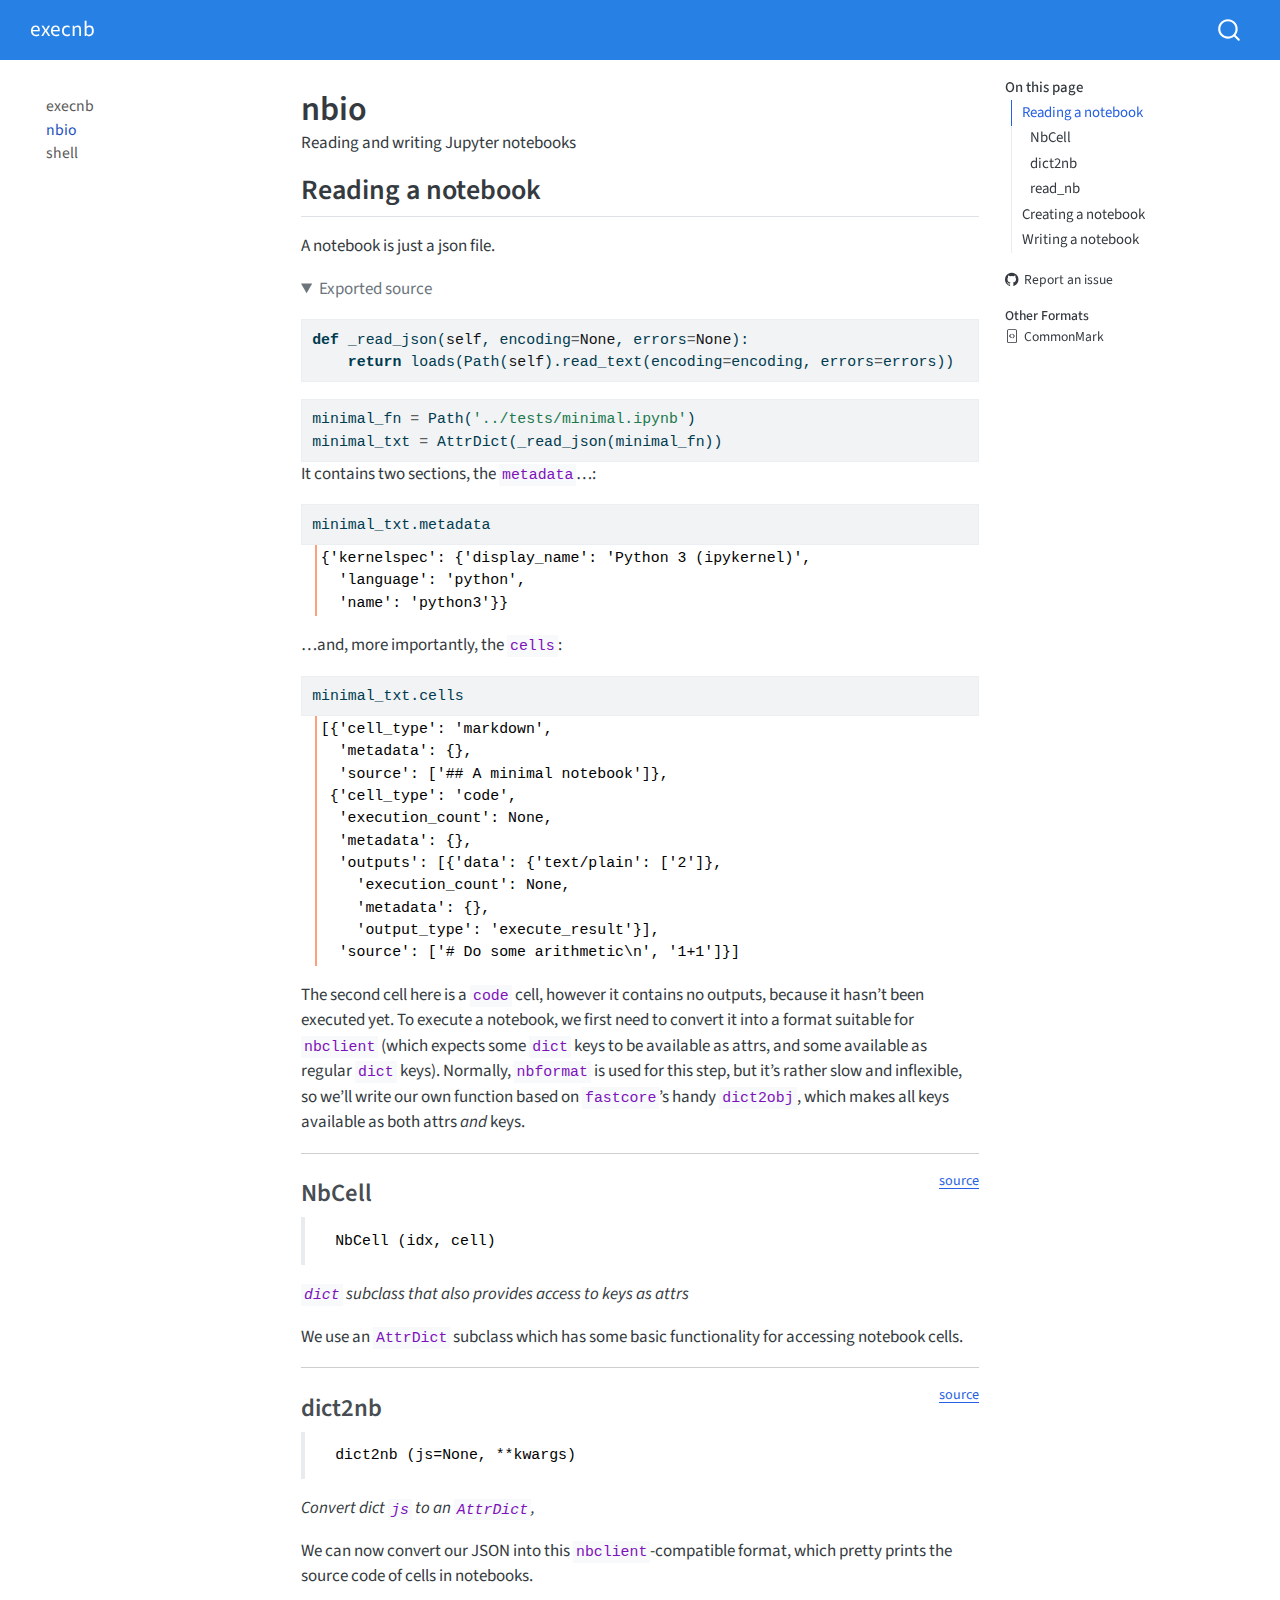
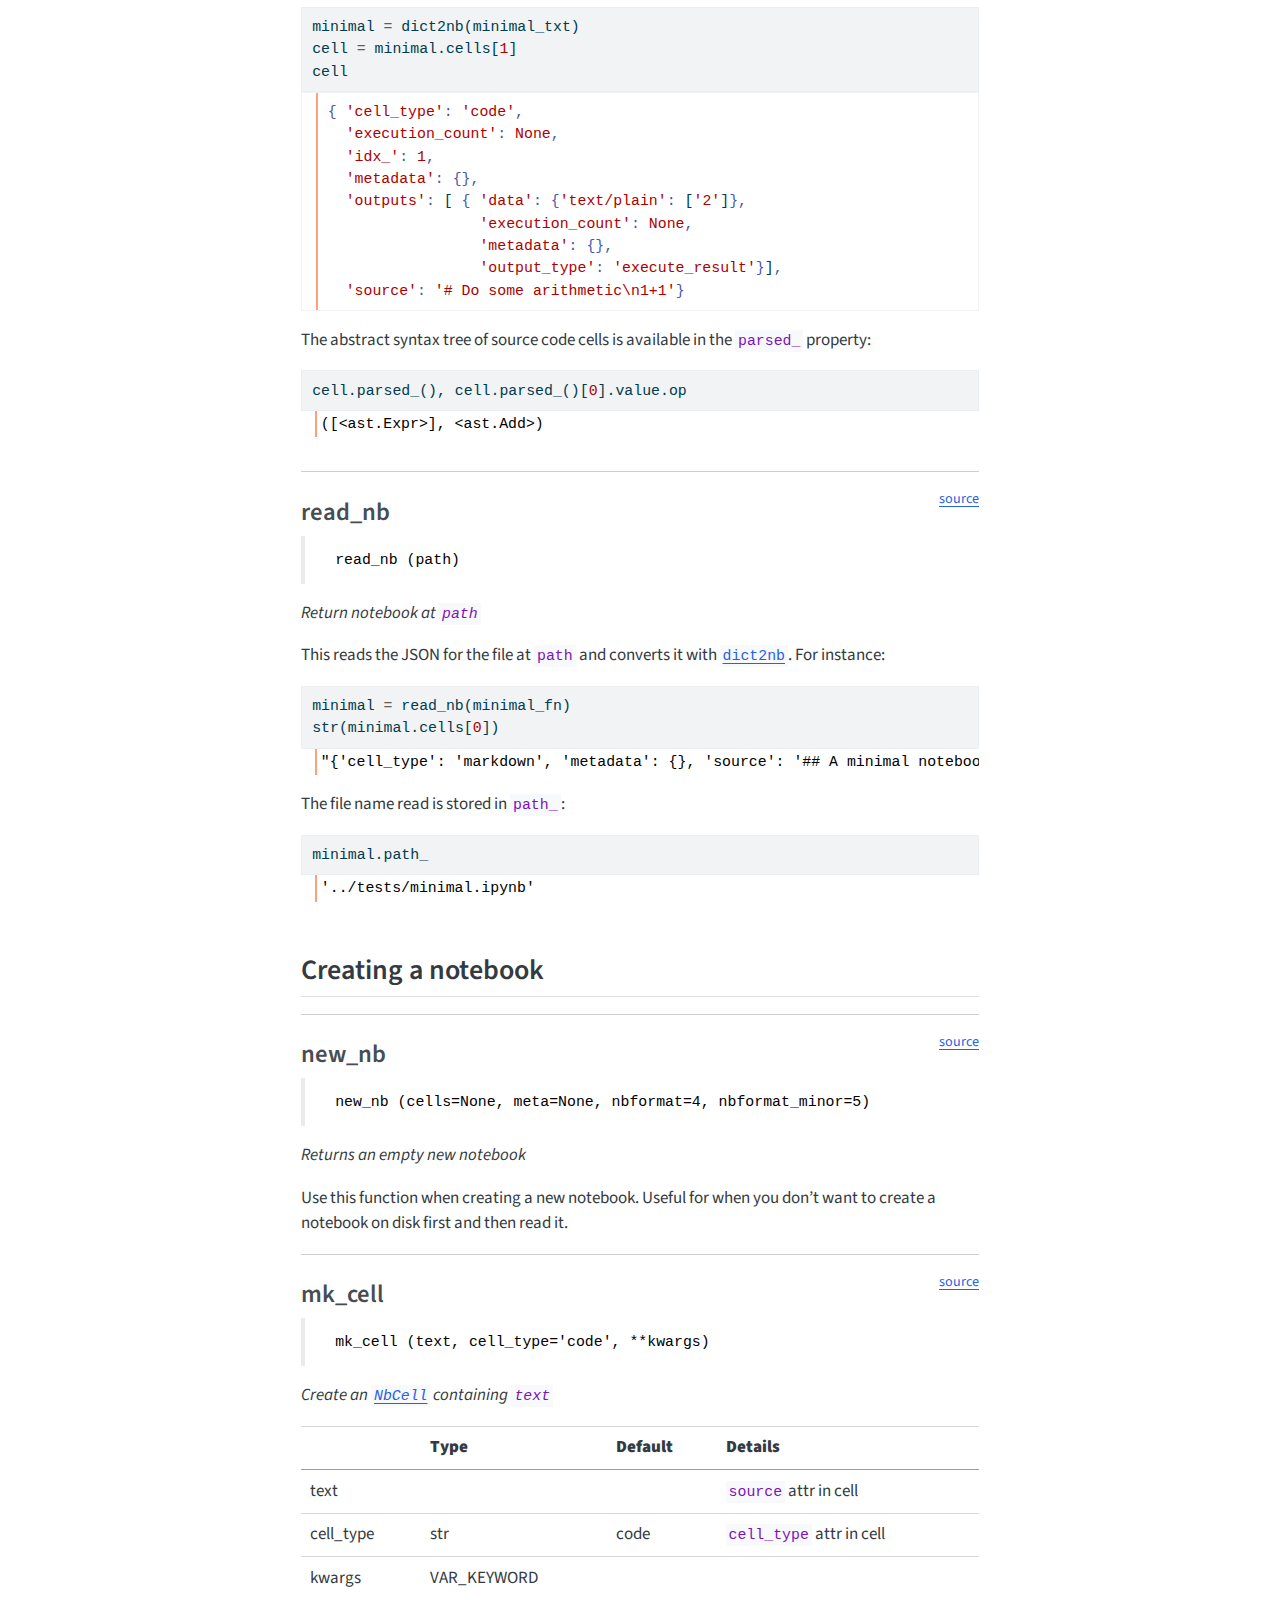
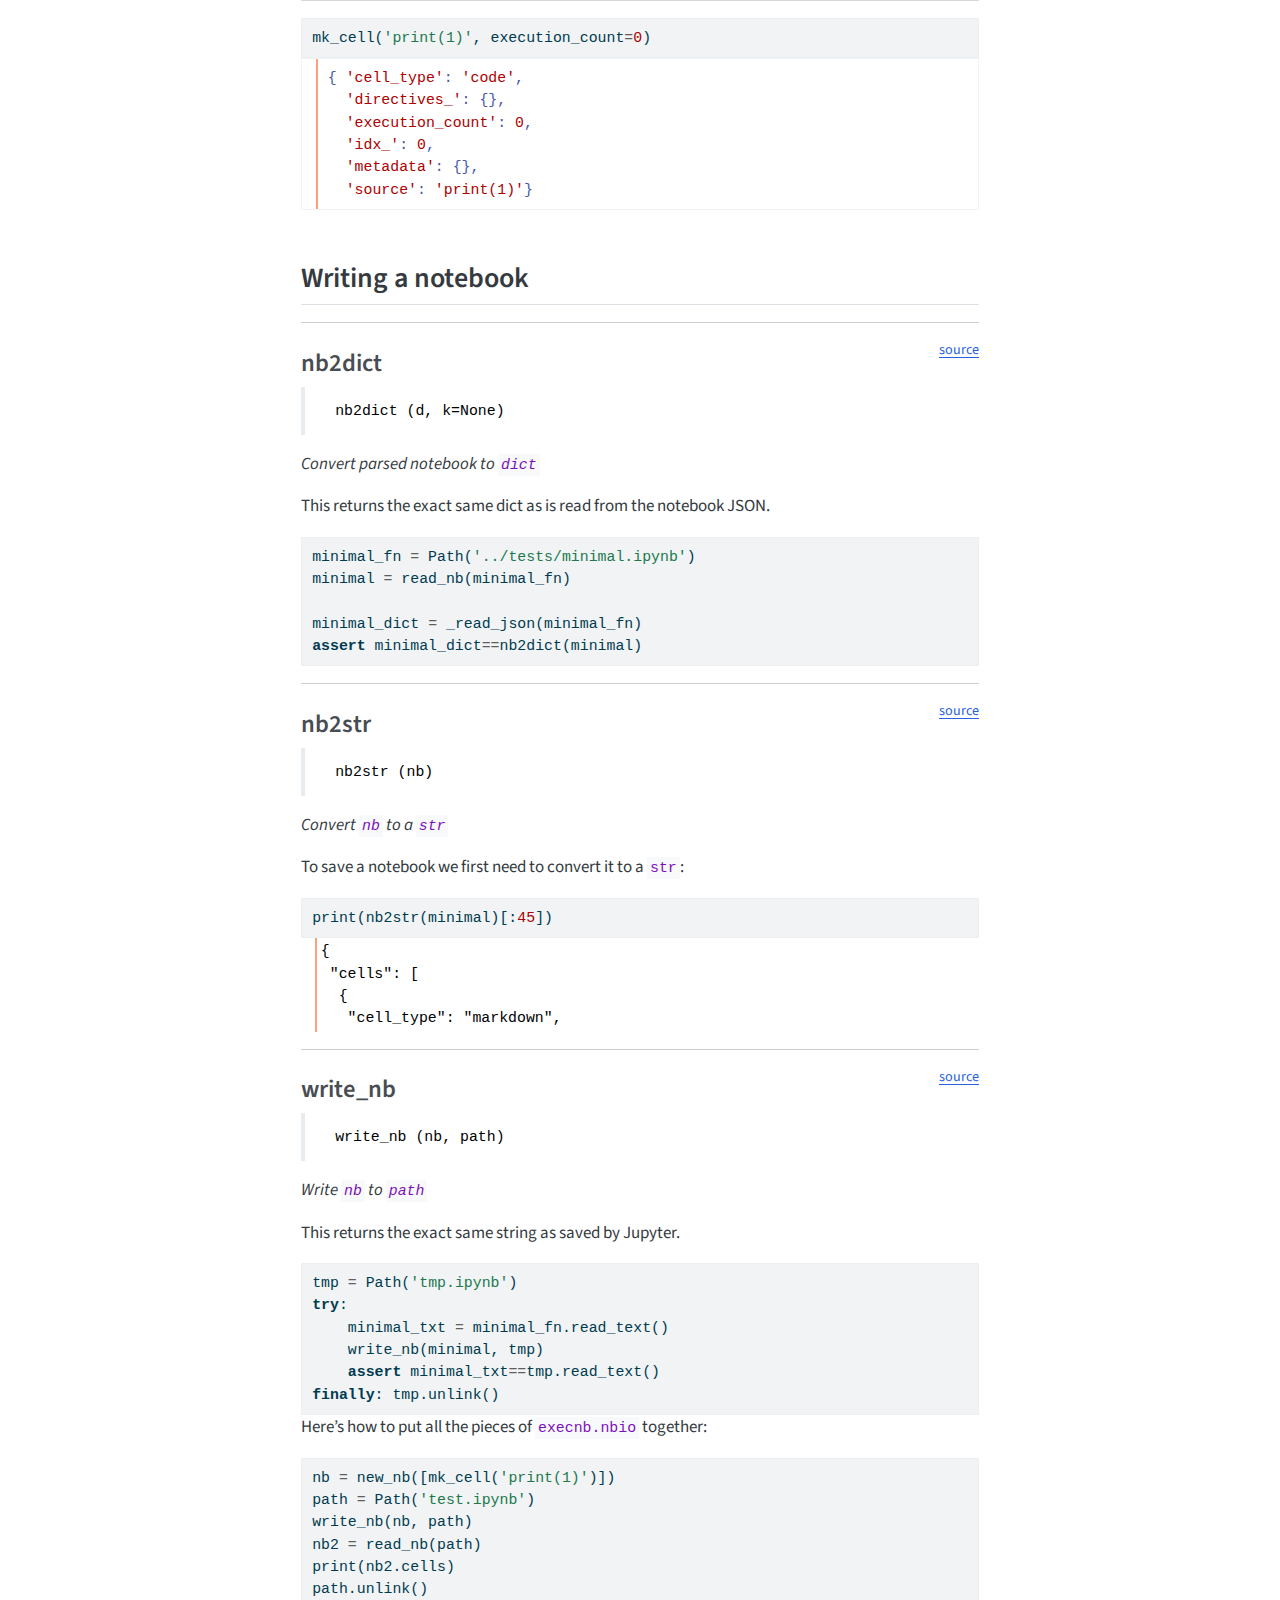
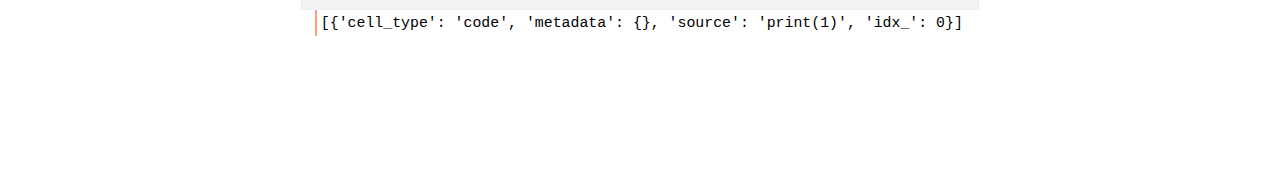
<file: nbio.html>
<!DOCTYPE html>
<html xmlns="http://www.w3.org/1999/xhtml" lang="en" xml:lang="en"><head>

<meta charset="utf-8">
<meta name="generator" content="quarto-1.7.21">

<meta name="viewport" content="width=device-width, initial-scale=1.0, user-scalable=yes">

<meta name="description" content="Reading and writing Jupyter notebooks">

<title>nbio – execnb</title>
<style>
code{white-space: pre-wrap;}
span.smallcaps{font-variant: small-caps;}
div.columns{display: flex; gap: min(4vw, 1.5em);}
div.column{flex: auto; overflow-x: auto;}
div.hanging-indent{margin-left: 1.5em; text-indent: -1.5em;}
ul.task-list{list-style: none;}
ul.task-list li input[type="checkbox"] {
  width: 0.8em;
  margin: 0 0.8em 0.2em -1em; /* quarto-specific, see https://github.com/quarto-dev/quarto-cli/issues/4556 */ 
  vertical-align: middle;
}
/* CSS for syntax highlighting */
html { -webkit-text-size-adjust: 100%; }
pre > code.sourceCode { white-space: pre; position: relative; }
pre > code.sourceCode > span { display: inline-block; line-height: 1.25; }
pre > code.sourceCode > span:empty { height: 1.2em; }
.sourceCode { overflow: visible; }
code.sourceCode > span { color: inherit; text-decoration: inherit; }
div.sourceCode { margin: 1em 0; }
pre.sourceCode { margin: 0; }
@media screen {
div.sourceCode { overflow: auto; }
}
@media print {
pre > code.sourceCode { white-space: pre-wrap; }
pre > code.sourceCode > span { text-indent: -5em; padding-left: 5em; }
}
pre.numberSource code
  { counter-reset: source-line 0; }
pre.numberSource code > span
  { position: relative; left: -4em; counter-increment: source-line; }
pre.numberSource code > span > a:first-child::before
  { content: counter(source-line);
    position: relative; left: -1em; text-align: right; vertical-align: baseline;
    border: none; display: inline-block;
    -webkit-touch-callout: none; -webkit-user-select: none;
    -khtml-user-select: none; -moz-user-select: none;
    -ms-user-select: none; user-select: none;
    padding: 0 4px; width: 4em;
  }
pre.numberSource { margin-left: 3em;  padding-left: 4px; }
div.sourceCode
  {   }
@media screen {
pre > code.sourceCode > span > a:first-child::before { text-decoration: underline; }
}
</style>


<script src="site_libs/quarto-nav/quarto-nav.js"></script>
<script src="site_libs/quarto-nav/headroom.min.js"></script>
<script src="site_libs/clipboard/clipboard.min.js"></script>
<script src="site_libs/quarto-search/autocomplete.umd.js"></script>
<script src="site_libs/quarto-search/fuse.min.js"></script>
<script src="site_libs/quarto-search/quarto-search.js"></script>
<meta name="quarto:offset" content="./">
<script src="site_libs/quarto-html/quarto.js" type="module"></script>
<script src="site_libs/quarto-html/tabsets/tabsets.js" type="module"></script>
<script src="site_libs/quarto-html/popper.min.js"></script>
<script src="site_libs/quarto-html/tippy.umd.min.js"></script>
<script src="site_libs/quarto-html/anchor.min.js"></script>
<link href="site_libs/quarto-html/tippy.css" rel="stylesheet">
<link href="site_libs/quarto-html/quarto-syntax-highlighting-b2bd955b7378b94aa8c2ba4fafa553c9.css" rel="stylesheet" id="quarto-text-highlighting-styles">
<script src="site_libs/bootstrap/bootstrap.min.js"></script>
<link href="site_libs/bootstrap/bootstrap-icons.css" rel="stylesheet">
<link href="site_libs/bootstrap/bootstrap-88f08f975cc1bbeb764ca6c75d7c3248.min.css" rel="stylesheet" append-hash="true" id="quarto-bootstrap" data-mode="light">
<script id="quarto-search-options" type="application/json">{
  "location": "navbar",
  "copy-button": false,
  "collapse-after": 3,
  "panel-placement": "end",
  "type": "overlay",
  "limit": 50,
  "keyboard-shortcut": [
    "f",
    "/",
    "s"
  ],
  "show-item-context": false,
  "language": {
    "search-no-results-text": "No results",
    "search-matching-documents-text": "matching documents",
    "search-copy-link-title": "Copy link to search",
    "search-hide-matches-text": "Hide additional matches",
    "search-more-match-text": "more match in this document",
    "search-more-matches-text": "more matches in this document",
    "search-clear-button-title": "Clear",
    "search-text-placeholder": "",
    "search-detached-cancel-button-title": "Cancel",
    "search-submit-button-title": "Submit",
    "search-label": "Search"
  }
}</script>


<link rel="stylesheet" href="styles.css">
<meta property="og:title" content="nbio – execnb">
<meta property="og:description" content="Reading and writing Jupyter notebooks">
<meta property="og:site_name" content="execnb">
<meta name="twitter:title" content="nbio – execnb">
<meta name="twitter:description" content="Reading and writing Jupyter notebooks">
<meta name="twitter:card" content="summary">
</head>

<body class="nav-sidebar floating nav-fixed quarto-light">

<div id="quarto-search-results"></div>
  <header id="quarto-header" class="headroom fixed-top">
    <nav class="navbar navbar-expand-lg " data-bs-theme="dark">
      <div class="navbar-container container-fluid">
      <div class="navbar-brand-container mx-auto">
    <a class="navbar-brand" href="./index.html">
    <span class="navbar-title">execnb</span>
    </a>
  </div>
        <div class="quarto-navbar-tools tools-end">
</div>
          <div id="quarto-search" class="" title="Search"></div>
      </div> <!-- /container-fluid -->
    </nav>
  <nav class="quarto-secondary-nav">
    <div class="container-fluid d-flex">
      <button type="button" class="quarto-btn-toggle btn" data-bs-toggle="collapse" role="button" data-bs-target=".quarto-sidebar-collapse-item" aria-controls="quarto-sidebar" aria-expanded="false" aria-label="Toggle sidebar navigation" onclick="if (window.quartoToggleHeadroom) { window.quartoToggleHeadroom(); }">
        <i class="bi bi-layout-text-sidebar-reverse"></i>
      </button>
        <nav class="quarto-page-breadcrumbs" aria-label="breadcrumb"><ol class="breadcrumb"><li class="breadcrumb-item"><a href="./nbio.html">nbio</a></li></ol></nav>
        <a class="flex-grow-1" role="navigation" data-bs-toggle="collapse" data-bs-target=".quarto-sidebar-collapse-item" aria-controls="quarto-sidebar" aria-expanded="false" aria-label="Toggle sidebar navigation" onclick="if (window.quartoToggleHeadroom) { window.quartoToggleHeadroom(); }">      
        </a>
    </div>
  </nav>
</header>
<!-- content -->
<div id="quarto-content" class="quarto-container page-columns page-rows-contents page-layout-article page-navbar">
<!-- sidebar -->
  <nav id="quarto-sidebar" class="sidebar collapse collapse-horizontal quarto-sidebar-collapse-item sidebar-navigation floating overflow-auto">
    <div class="sidebar-menu-container"> 
    <ul class="list-unstyled mt-1">
        <li class="sidebar-item">
  <div class="sidebar-item-container"> 
  <a href="./index.html" class="sidebar-item-text sidebar-link">
 <span class="menu-text">execnb</span></a>
  </div>
</li>
        <li class="sidebar-item">
  <div class="sidebar-item-container"> 
  <a href="./nbio.html" class="sidebar-item-text sidebar-link active">
 <span class="menu-text">nbio</span></a>
  </div>
</li>
        <li class="sidebar-item">
  <div class="sidebar-item-container"> 
  <a href="./shell.html" class="sidebar-item-text sidebar-link">
 <span class="menu-text">shell</span></a>
  </div>
</li>
    </ul>
    </div>
</nav>
<div id="quarto-sidebar-glass" class="quarto-sidebar-collapse-item" data-bs-toggle="collapse" data-bs-target=".quarto-sidebar-collapse-item"></div>
<!-- margin-sidebar -->
    <div id="quarto-margin-sidebar" class="sidebar margin-sidebar">
        <nav id="TOC" role="doc-toc" class="toc-active">
    <h2 id="toc-title">On this page</h2>
   
  <ul>
  <li><a href="#reading-a-notebook" id="toc-reading-a-notebook" class="nav-link active" data-scroll-target="#reading-a-notebook">Reading a notebook</a>
  <ul class="collapse">
  <li><a href="#nbcell" id="toc-nbcell" class="nav-link" data-scroll-target="#nbcell">NbCell</a></li>
  <li><a href="#dict2nb" id="toc-dict2nb" class="nav-link" data-scroll-target="#dict2nb">dict2nb</a></li>
  <li><a href="#read_nb" id="toc-read_nb" class="nav-link" data-scroll-target="#read_nb">read_nb</a></li>
  </ul></li>
  <li><a href="#creating-a-notebook" id="toc-creating-a-notebook" class="nav-link" data-scroll-target="#creating-a-notebook">Creating a notebook</a>
  <ul class="collapse">
  <li><a href="#new_nb" id="toc-new_nb" class="nav-link" data-scroll-target="#new_nb">new_nb</a></li>
  <li><a href="#mk_cell" id="toc-mk_cell" class="nav-link" data-scroll-target="#mk_cell">mk_cell</a></li>
  </ul></li>
  <li><a href="#writing-a-notebook" id="toc-writing-a-notebook" class="nav-link" data-scroll-target="#writing-a-notebook">Writing a notebook</a>
  <ul class="collapse">
  <li><a href="#nb2dict" id="toc-nb2dict" class="nav-link" data-scroll-target="#nb2dict">nb2dict</a></li>
  <li><a href="#nb2str" id="toc-nb2str" class="nav-link" data-scroll-target="#nb2str">nb2str</a></li>
  <li><a href="#write_nb" id="toc-write_nb" class="nav-link" data-scroll-target="#write_nb">write_nb</a></li>
  </ul></li>
  </ul>
<div class="toc-actions"><ul><li><a href="https://github.com/AnswerDotAI/execnb/issues/new" class="toc-action"><i class="bi bi-github"></i>Report an issue</a></li></ul></div><div class="quarto-alternate-formats"><h2>Other Formats</h2><ul><li><a href="nbio.html.md"><i class="bi bi-file-code"></i>CommonMark</a></li></ul></div></nav>
    </div>
<!-- main -->
<main class="content" id="quarto-document-content">

<header id="title-block-header" class="quarto-title-block default">
<div class="quarto-title">
<h1 class="title">nbio</h1>
</div>

<div>
  <div class="description">
    Reading and writing Jupyter notebooks
  </div>
</div>


<div class="quarto-title-meta">

    
  
    
  </div>
  


</header>


<!-- WARNING: THIS FILE WAS AUTOGENERATED! DO NOT EDIT! -->
<section id="reading-a-notebook" class="level2">
<h2 class="anchored" data-anchor-id="reading-a-notebook">Reading a notebook</h2>
<p>A notebook is just a json file.</p>
<div id="cell-4" class="cell">
<details open="" class="code-fold">
<summary>Exported source</summary>
<div class="sourceCode cell-code" id="cb1"><pre class="sourceCode python code-with-copy"><code class="sourceCode python"><span id="cb1-1"><a href="#cb1-1" aria-hidden="true" tabindex="-1"></a><span class="kw">def</span> _read_json(<span class="va">self</span>, encoding<span class="op">=</span><span class="va">None</span>, errors<span class="op">=</span><span class="va">None</span>):</span>
<span id="cb1-2"><a href="#cb1-2" aria-hidden="true" tabindex="-1"></a>    <span class="cf">return</span> loads(Path(<span class="va">self</span>).read_text(encoding<span class="op">=</span>encoding, errors<span class="op">=</span>errors))</span></code><button title="Copy to Clipboard" class="code-copy-button"><i class="bi"></i></button></pre></div>
</details>
</div>
<div id="cell-5" class="cell">
<div class="sourceCode cell-code" id="cb2"><pre class="sourceCode python code-with-copy"><code class="sourceCode python"><span id="cb2-1"><a href="#cb2-1" aria-hidden="true" tabindex="-1"></a>minimal_fn <span class="op">=</span> Path(<span class="st">'../tests/minimal.ipynb'</span>)</span>
<span id="cb2-2"><a href="#cb2-2" aria-hidden="true" tabindex="-1"></a>minimal_txt <span class="op">=</span> AttrDict(_read_json(minimal_fn))</span></code><button title="Copy to Clipboard" class="code-copy-button"><i class="bi"></i></button></pre></div>
</div>
<p>It contains two sections, the <code>metadata</code>…:</p>
<div id="cell-7" class="cell">
<div class="sourceCode cell-code" id="cb3"><pre class="sourceCode python code-with-copy"><code class="sourceCode python"><span id="cb3-1"><a href="#cb3-1" aria-hidden="true" tabindex="-1"></a>minimal_txt.metadata</span></code><button title="Copy to Clipboard" class="code-copy-button"><i class="bi"></i></button></pre></div>
<div class="cell-output cell-output-display">
<pre><code>{'kernelspec': {'display_name': 'Python 3 (ipykernel)',
  'language': 'python',
  'name': 'python3'}}</code></pre>
</div>
</div>
<p>…and, more importantly, the <code>cells</code>:</p>
<div id="cell-9" class="cell">
<div class="sourceCode cell-code" id="cb5"><pre class="sourceCode python code-with-copy"><code class="sourceCode python"><span id="cb5-1"><a href="#cb5-1" aria-hidden="true" tabindex="-1"></a>minimal_txt.cells</span></code><button title="Copy to Clipboard" class="code-copy-button"><i class="bi"></i></button></pre></div>
<div class="cell-output cell-output-display">
<pre><code>[{'cell_type': 'markdown',
  'metadata': {},
  'source': ['## A minimal notebook']},
 {'cell_type': 'code',
  'execution_count': None,
  'metadata': {},
  'outputs': [{'data': {'text/plain': ['2']},
    'execution_count': None,
    'metadata': {},
    'output_type': 'execute_result'}],
  'source': ['# Do some arithmetic\n', '1+1']}]</code></pre>
</div>
</div>
<p>The second cell here is a <code>code</code> cell, however it contains no outputs, because it hasn’t been executed yet. To execute a notebook, we first need to convert it into a format suitable for <code>nbclient</code> (which expects some <code>dict</code> keys to be available as attrs, and some available as regular <code>dict</code> keys). Normally, <code>nbformat</code> is used for this step, but it’s rather slow and inflexible, so we’ll write our own function based on <code>fastcore</code>’s handy <code>dict2obj</code>, which makes all keys available as both attrs <em>and</em> keys.</p>
<hr>
<p><a href="https://github.com/AnswerDotAI/execnb/blob/main/execnb/nbio.py#L21" target="_blank" style="float:right; font-size:smaller">source</a></p>
<section id="nbcell" class="level3">
<h3 class="anchored" data-anchor-id="nbcell">NbCell</h3>
<blockquote class="blockquote">
<pre><code> NbCell (idx, cell)</code></pre>
</blockquote>
<p><em><code>dict</code> subclass that also provides access to keys as attrs</em></p>
<p>We use an <code>AttrDict</code> subclass which has some basic functionality for accessing notebook cells.</p>
<hr>
<p><a href="https://github.com/AnswerDotAI/execnb/blob/main/execnb/nbio.py#L50" target="_blank" style="float:right; font-size:smaller">source</a></p>
</section>
<section id="dict2nb" class="level3">
<h3 class="anchored" data-anchor-id="dict2nb">dict2nb</h3>
<blockquote class="blockquote">
<pre><code> dict2nb (js=None, **kwargs)</code></pre>
</blockquote>
<p><em>Convert dict <code>js</code> to an <code>AttrDict</code>,</em></p>
<p>We can now convert our JSON into this <code>nbclient</code>-compatible format, which pretty prints the source code of cells in notebooks.</p>
<div id="cell-15" class="cell">
<div class="sourceCode cell-code" id="cb9"><pre class="sourceCode python code-with-copy"><code class="sourceCode python"><span id="cb9-1"><a href="#cb9-1" aria-hidden="true" tabindex="-1"></a>minimal <span class="op">=</span> dict2nb(minimal_txt)</span>
<span id="cb9-2"><a href="#cb9-2" aria-hidden="true" tabindex="-1"></a>cell <span class="op">=</span> minimal.cells[<span class="dv">1</span>]</span>
<span id="cb9-3"><a href="#cb9-3" aria-hidden="true" tabindex="-1"></a>cell</span></code><button title="Copy to Clipboard" class="code-copy-button"><i class="bi"></i></button></pre></div>
<div class="cell-output cell-output-display cell-output-markdown">
<div class="sourceCode" id="cb10"><pre class="sourceCode json code-with-copy"><code class="sourceCode json"><span id="cb10-1"><a href="#cb10-1" aria-hidden="true" tabindex="-1"></a><span class="fu">{</span> <span class="er">'cell_type'</span><span class="fu">:</span> <span class="er">'code'</span><span class="fu">,</span></span>
<span id="cb10-2"><a href="#cb10-2" aria-hidden="true" tabindex="-1"></a>  <span class="er">'execution_count'</span><span class="fu">:</span> <span class="er">None</span><span class="fu">,</span></span>
<span id="cb10-3"><a href="#cb10-3" aria-hidden="true" tabindex="-1"></a>  <span class="er">'idx_'</span><span class="fu">:</span> <span class="dv">1</span><span class="fu">,</span></span>
<span id="cb10-4"><a href="#cb10-4" aria-hidden="true" tabindex="-1"></a>  <span class="er">'metadata'</span><span class="fu">:</span> <span class="fu">{},</span></span>
<span id="cb10-5"><a href="#cb10-5" aria-hidden="true" tabindex="-1"></a>  <span class="er">'outputs'</span><span class="fu">:</span> <span class="ot">[</span> <span class="fu">{</span> <span class="er">'data'</span><span class="fu">:</span> <span class="fu">{</span><span class="er">'text/plain'</span><span class="fu">:</span> <span class="ot">[</span><span class="er">'</span><span class="dv">2</span><span class="er">'</span><span class="ot">]</span><span class="fu">},</span></span>
<span id="cb10-6"><a href="#cb10-6" aria-hidden="true" tabindex="-1"></a>                 <span class="er">'execution_count'</span><span class="fu">:</span> <span class="er">None</span><span class="fu">,</span></span>
<span id="cb10-7"><a href="#cb10-7" aria-hidden="true" tabindex="-1"></a>                 <span class="er">'metadata'</span><span class="fu">:</span> <span class="fu">{},</span></span>
<span id="cb10-8"><a href="#cb10-8" aria-hidden="true" tabindex="-1"></a>                 <span class="er">'output_type'</span><span class="fu">:</span> <span class="er">'execute_result'</span><span class="fu">}</span><span class="ot">]</span><span class="fu">,</span></span>
<span id="cb10-9"><a href="#cb10-9" aria-hidden="true" tabindex="-1"></a>  <span class="er">'source'</span><span class="fu">:</span> <span class="er">'#</span> <span class="er">Do</span> <span class="er">some</span> <span class="er">arithmetic\n1+</span><span class="dv">1</span><span class="er">'</span><span class="fu">}</span></span></code><button title="Copy to Clipboard" class="code-copy-button"><i class="bi"></i></button></pre></div>
</div>
</div>
<p>The abstract syntax tree of source code cells is available in the <code>parsed_</code> property:</p>
<div id="cell-17" class="cell">
<div class="sourceCode cell-code" id="cb11"><pre class="sourceCode python code-with-copy"><code class="sourceCode python"><span id="cb11-1"><a href="#cb11-1" aria-hidden="true" tabindex="-1"></a>cell.parsed_(), cell.parsed_()[<span class="dv">0</span>].value.op</span></code><button title="Copy to Clipboard" class="code-copy-button"><i class="bi"></i></button></pre></div>
<div class="cell-output cell-output-display">
<pre><code>([&lt;ast.Expr&gt;], &lt;ast.Add&gt;)</code></pre>
</div>
</div>
<hr>
<p><a href="https://github.com/AnswerDotAI/execnb/blob/main/execnb/nbio.py#L57" target="_blank" style="float:right; font-size:smaller">source</a></p>
</section>
<section id="read_nb" class="level3">
<h3 class="anchored" data-anchor-id="read_nb">read_nb</h3>
<blockquote class="blockquote">
<pre><code> read_nb (path)</code></pre>
</blockquote>
<p><em>Return notebook at <code>path</code></em></p>
<p>This reads the JSON for the file at <code>path</code> and converts it with <a href="https://AnswerDotAI.github.io/execnb/nbio.html#dict2nb"><code>dict2nb</code></a>. For instance:</p>
<div id="cell-20" class="cell">
<div class="sourceCode cell-code" id="cb14"><pre class="sourceCode python code-with-copy"><code class="sourceCode python"><span id="cb14-1"><a href="#cb14-1" aria-hidden="true" tabindex="-1"></a>minimal <span class="op">=</span> read_nb(minimal_fn)</span>
<span id="cb14-2"><a href="#cb14-2" aria-hidden="true" tabindex="-1"></a><span class="bu">str</span>(minimal.cells[<span class="dv">0</span>])</span></code><button title="Copy to Clipboard" class="code-copy-button"><i class="bi"></i></button></pre></div>
<div class="cell-output cell-output-display">
<pre><code>"{'cell_type': 'markdown', 'metadata': {}, 'source': '## A minimal notebook', 'idx_': 0}"</code></pre>
</div>
</div>
<p>The file name read is stored in <code>path_</code>:</p>
<div id="cell-22" class="cell">
<div class="sourceCode cell-code" id="cb16"><pre class="sourceCode python code-with-copy"><code class="sourceCode python"><span id="cb16-1"><a href="#cb16-1" aria-hidden="true" tabindex="-1"></a>minimal.path_</span></code><button title="Copy to Clipboard" class="code-copy-button"><i class="bi"></i></button></pre></div>
<div class="cell-output cell-output-display">
<pre><code>'../tests/minimal.ipynb'</code></pre>
</div>
</div>
</section>
</section>
<section id="creating-a-notebook" class="level2">
<h2 class="anchored" data-anchor-id="creating-a-notebook">Creating a notebook</h2>
<hr>
<p><a href="https://github.com/AnswerDotAI/execnb/blob/main/execnb/nbio.py#L64" target="_blank" style="float:right; font-size:smaller">source</a></p>
<section id="new_nb" class="level3">
<h3 class="anchored" data-anchor-id="new_nb">new_nb</h3>
<blockquote class="blockquote">
<pre><code> new_nb (cells=None, meta=None, nbformat=4, nbformat_minor=5)</code></pre>
</blockquote>
<p><em>Returns an empty new notebook</em></p>
<p>Use this function when creating a new notebook. Useful for when you don’t want to create a notebook on disk first and then read it.</p>
<hr>
<p><a href="https://github.com/AnswerDotAI/execnb/blob/main/execnb/nbio.py#L69" target="_blank" style="float:right; font-size:smaller">source</a></p>
</section>
<section id="mk_cell" class="level3">
<h3 class="anchored" data-anchor-id="mk_cell">mk_cell</h3>
<blockquote class="blockquote">
<pre><code> mk_cell (text, cell_type='code', **kwargs)</code></pre>
</blockquote>
<p><em>Create an <a href="https://AnswerDotAI.github.io/execnb/nbio.html#nbcell"><code>NbCell</code></a> containing <code>text</code></em></p>
<table class="caption-top table">
<thead>
<tr class="header">
<th></th>
<th><strong>Type</strong></th>
<th><strong>Default</strong></th>
<th><strong>Details</strong></th>
</tr>
</thead>
<tbody>
<tr class="odd">
<td>text</td>
<td></td>
<td></td>
<td><code>source</code> attr in cell</td>
</tr>
<tr class="even">
<td>cell_type</td>
<td>str</td>
<td>code</td>
<td><code>cell_type</code> attr in cell</td>
</tr>
<tr class="odd">
<td>kwargs</td>
<td>VAR_KEYWORD</td>
<td></td>
<td></td>
</tr>
</tbody>
</table>
<div id="cell-27" class="cell">
<div class="sourceCode cell-code" id="cb20"><pre class="sourceCode python code-with-copy"><code class="sourceCode python"><span id="cb20-1"><a href="#cb20-1" aria-hidden="true" tabindex="-1"></a>mk_cell(<span class="st">'print(1)'</span>, execution_count<span class="op">=</span><span class="dv">0</span>)</span></code><button title="Copy to Clipboard" class="code-copy-button"><i class="bi"></i></button></pre></div>
<div class="cell-output cell-output-display cell-output-markdown">
<div class="sourceCode" id="cb21"><pre class="sourceCode json code-with-copy"><code class="sourceCode json"><span id="cb21-1"><a href="#cb21-1" aria-hidden="true" tabindex="-1"></a><span class="fu">{</span> <span class="er">'cell_type'</span><span class="fu">:</span> <span class="er">'code'</span><span class="fu">,</span></span>
<span id="cb21-2"><a href="#cb21-2" aria-hidden="true" tabindex="-1"></a>  <span class="er">'directives_'</span><span class="fu">:</span> <span class="fu">{},</span></span>
<span id="cb21-3"><a href="#cb21-3" aria-hidden="true" tabindex="-1"></a>  <span class="er">'execution_count'</span><span class="fu">:</span> <span class="dv">0</span><span class="fu">,</span></span>
<span id="cb21-4"><a href="#cb21-4" aria-hidden="true" tabindex="-1"></a>  <span class="er">'idx_'</span><span class="fu">:</span> <span class="dv">0</span><span class="fu">,</span></span>
<span id="cb21-5"><a href="#cb21-5" aria-hidden="true" tabindex="-1"></a>  <span class="er">'metadata'</span><span class="fu">:</span> <span class="fu">{},</span></span>
<span id="cb21-6"><a href="#cb21-6" aria-hidden="true" tabindex="-1"></a>  <span class="er">'source'</span><span class="fu">:</span> <span class="er">'print(</span><span class="dv">1</span><span class="er">)'</span><span class="fu">}</span></span></code><button title="Copy to Clipboard" class="code-copy-button"><i class="bi"></i></button></pre></div>
</div>
</div>
</section>
</section>
<section id="writing-a-notebook" class="level2">
<h2 class="anchored" data-anchor-id="writing-a-notebook">Writing a notebook</h2>
<hr>
<p><a href="https://github.com/AnswerDotAI/execnb/blob/main/execnb/nbio.py#L81" target="_blank" style="float:right; font-size:smaller">source</a></p>
<section id="nb2dict" class="level3">
<h3 class="anchored" data-anchor-id="nb2dict">nb2dict</h3>
<blockquote class="blockquote">
<pre><code> nb2dict (d, k=None)</code></pre>
</blockquote>
<p><em>Convert parsed notebook to <code>dict</code></em></p>
<p>This returns the exact same dict as is read from the notebook JSON.</p>
<div id="cell-31" class="cell">
<div class="sourceCode cell-code" id="cb23"><pre class="sourceCode python code-with-copy"><code class="sourceCode python"><span id="cb23-1"><a href="#cb23-1" aria-hidden="true" tabindex="-1"></a>minimal_fn <span class="op">=</span> Path(<span class="st">'../tests/minimal.ipynb'</span>)</span>
<span id="cb23-2"><a href="#cb23-2" aria-hidden="true" tabindex="-1"></a>minimal <span class="op">=</span> read_nb(minimal_fn)</span>
<span id="cb23-3"><a href="#cb23-3" aria-hidden="true" tabindex="-1"></a></span>
<span id="cb23-4"><a href="#cb23-4" aria-hidden="true" tabindex="-1"></a>minimal_dict <span class="op">=</span> _read_json(minimal_fn)</span>
<span id="cb23-5"><a href="#cb23-5" aria-hidden="true" tabindex="-1"></a><span class="cf">assert</span> minimal_dict<span class="op">==</span>nb2dict(minimal)</span></code><button title="Copy to Clipboard" class="code-copy-button"><i class="bi"></i></button></pre></div>
</div>
<hr>
<p><a href="https://github.com/AnswerDotAI/execnb/blob/main/execnb/nbio.py#L89" target="_blank" style="float:right; font-size:smaller">source</a></p>
</section>
<section id="nb2str" class="level3">
<h3 class="anchored" data-anchor-id="nb2str">nb2str</h3>
<blockquote class="blockquote">
<pre><code> nb2str (nb)</code></pre>
</blockquote>
<p><em>Convert <code>nb</code> to a <code>str</code></em></p>
<p>To save a notebook we first need to convert it to a <code>str</code>:</p>
<div id="cell-34" class="cell">
<div class="sourceCode cell-code" id="cb25"><pre class="sourceCode python code-with-copy"><code class="sourceCode python"><span id="cb25-1"><a href="#cb25-1" aria-hidden="true" tabindex="-1"></a><span class="bu">print</span>(nb2str(minimal)[:<span class="dv">45</span>])</span></code><button title="Copy to Clipboard" class="code-copy-button"><i class="bi"></i></button></pre></div>
<div class="cell-output cell-output-stdout">
<pre><code>{
 "cells": [
  {
   "cell_type": "markdown",</code></pre>
</div>
</div>
<hr>
<p><a href="https://github.com/AnswerDotAI/execnb/blob/main/execnb/nbio.py#L95" target="_blank" style="float:right; font-size:smaller">source</a></p>
</section>
<section id="write_nb" class="level3">
<h3 class="anchored" data-anchor-id="write_nb">write_nb</h3>
<blockquote class="blockquote">
<pre><code> write_nb (nb, path)</code></pre>
</blockquote>
<p><em>Write <code>nb</code> to <code>path</code></em></p>
<p>This returns the exact same string as saved by Jupyter.</p>
<div id="cell-37" class="cell">
<div class="sourceCode cell-code" id="cb28"><pre class="sourceCode python code-with-copy"><code class="sourceCode python"><span id="cb28-1"><a href="#cb28-1" aria-hidden="true" tabindex="-1"></a>tmp <span class="op">=</span> Path(<span class="st">'tmp.ipynb'</span>)</span>
<span id="cb28-2"><a href="#cb28-2" aria-hidden="true" tabindex="-1"></a><span class="cf">try</span>:</span>
<span id="cb28-3"><a href="#cb28-3" aria-hidden="true" tabindex="-1"></a>    minimal_txt <span class="op">=</span> minimal_fn.read_text()</span>
<span id="cb28-4"><a href="#cb28-4" aria-hidden="true" tabindex="-1"></a>    write_nb(minimal, tmp)</span>
<span id="cb28-5"><a href="#cb28-5" aria-hidden="true" tabindex="-1"></a>    <span class="cf">assert</span> minimal_txt<span class="op">==</span>tmp.read_text()</span>
<span id="cb28-6"><a href="#cb28-6" aria-hidden="true" tabindex="-1"></a><span class="cf">finally</span>: tmp.unlink()</span></code><button title="Copy to Clipboard" class="code-copy-button"><i class="bi"></i></button></pre></div>
</div>
<p>Here’s how to put all the pieces of <code>execnb.nbio</code> together:</p>
<div id="cell-39" class="cell">
<div class="sourceCode cell-code" id="cb29"><pre class="sourceCode python code-with-copy"><code class="sourceCode python"><span id="cb29-1"><a href="#cb29-1" aria-hidden="true" tabindex="-1"></a>nb <span class="op">=</span> new_nb([mk_cell(<span class="st">'print(1)'</span>)])</span>
<span id="cb29-2"><a href="#cb29-2" aria-hidden="true" tabindex="-1"></a>path <span class="op">=</span> Path(<span class="st">'test.ipynb'</span>)</span>
<span id="cb29-3"><a href="#cb29-3" aria-hidden="true" tabindex="-1"></a>write_nb(nb, path)</span>
<span id="cb29-4"><a href="#cb29-4" aria-hidden="true" tabindex="-1"></a>nb2 <span class="op">=</span> read_nb(path)</span>
<span id="cb29-5"><a href="#cb29-5" aria-hidden="true" tabindex="-1"></a><span class="bu">print</span>(nb2.cells)</span>
<span id="cb29-6"><a href="#cb29-6" aria-hidden="true" tabindex="-1"></a>path.unlink()</span></code><button title="Copy to Clipboard" class="code-copy-button"><i class="bi"></i></button></pre></div>
<div class="cell-output cell-output-stdout">
<pre><code>[{'cell_type': 'code', 'metadata': {}, 'source': 'print(1)', 'idx_': 0}]</code></pre>
</div>
</div>


</section>
</section>

</main> <!-- /main -->
<script id="quarto-html-after-body" type="application/javascript">
  window.document.addEventListener("DOMContentLoaded", function (event) {
    const icon = "";
    const anchorJS = new window.AnchorJS();
    anchorJS.options = {
      placement: 'right',
      icon: icon
    };
    anchorJS.add('.anchored');
    const isCodeAnnotation = (el) => {
      for (const clz of el.classList) {
        if (clz.startsWith('code-annotation-')) {                     
          return true;
        }
      }
      return false;
    }
    const onCopySuccess = function(e) {
      // button target
      const button = e.trigger;
      // don't keep focus
      button.blur();
      // flash "checked"
      button.classList.add('code-copy-button-checked');
      var currentTitle = button.getAttribute("title");
      button.setAttribute("title", "Copied!");
      let tooltip;
      if (window.bootstrap) {
        button.setAttribute("data-bs-toggle", "tooltip");
        button.setAttribute("data-bs-placement", "left");
        button.setAttribute("data-bs-title", "Copied!");
        tooltip = new bootstrap.Tooltip(button, 
          { trigger: "manual", 
            customClass: "code-copy-button-tooltip",
            offset: [0, -8]});
        tooltip.show();    
      }
      setTimeout(function() {
        if (tooltip) {
          tooltip.hide();
          button.removeAttribute("data-bs-title");
          button.removeAttribute("data-bs-toggle");
          button.removeAttribute("data-bs-placement");
        }
        button.setAttribute("title", currentTitle);
        button.classList.remove('code-copy-button-checked');
      }, 1000);
      // clear code selection
      e.clearSelection();
    }
    const getTextToCopy = function(trigger) {
        const codeEl = trigger.previousElementSibling.cloneNode(true);
        for (const childEl of codeEl.children) {
          if (isCodeAnnotation(childEl)) {
            childEl.remove();
          }
        }
        return codeEl.innerText;
    }
    const clipboard = new window.ClipboardJS('.code-copy-button:not([data-in-quarto-modal])', {
      text: getTextToCopy
    });
    clipboard.on('success', onCopySuccess);
    if (window.document.getElementById('quarto-embedded-source-code-modal')) {
      const clipboardModal = new window.ClipboardJS('.code-copy-button[data-in-quarto-modal]', {
        text: getTextToCopy,
        container: window.document.getElementById('quarto-embedded-source-code-modal')
      });
      clipboardModal.on('success', onCopySuccess);
    }
      var localhostRegex = new RegExp(/^(?:http|https):\/\/localhost\:?[0-9]*\//);
      var mailtoRegex = new RegExp(/^mailto:/);
        var filterRegex = new RegExp("https:\/\/AnswerDotAI\.github\.io\/execnb\/");
      var isInternal = (href) => {
          return filterRegex.test(href) || localhostRegex.test(href) || mailtoRegex.test(href);
      }
      // Inspect non-navigation links and adorn them if external
     var links = window.document.querySelectorAll('a[href]:not(.nav-link):not(.navbar-brand):not(.toc-action):not(.sidebar-link):not(.sidebar-item-toggle):not(.pagination-link):not(.no-external):not([aria-hidden]):not(.dropdown-item):not(.quarto-navigation-tool):not(.about-link)');
      for (var i=0; i<links.length; i++) {
        const link = links[i];
        if (!isInternal(link.href)) {
          // undo the damage that might have been done by quarto-nav.js in the case of
          // links that we want to consider external
          if (link.dataset.originalHref !== undefined) {
            link.href = link.dataset.originalHref;
          }
        }
      }
    function tippyHover(el, contentFn, onTriggerFn, onUntriggerFn) {
      const config = {
        allowHTML: true,
        maxWidth: 500,
        delay: 100,
        arrow: false,
        appendTo: function(el) {
            return el.parentElement;
        },
        interactive: true,
        interactiveBorder: 10,
        theme: 'quarto',
        placement: 'bottom-start',
      };
      if (contentFn) {
        config.content = contentFn;
      }
      if (onTriggerFn) {
        config.onTrigger = onTriggerFn;
      }
      if (onUntriggerFn) {
        config.onUntrigger = onUntriggerFn;
      }
      window.tippy(el, config); 
    }
    const noterefs = window.document.querySelectorAll('a[role="doc-noteref"]');
    for (var i=0; i<noterefs.length; i++) {
      const ref = noterefs[i];
      tippyHover(ref, function() {
        // use id or data attribute instead here
        let href = ref.getAttribute('data-footnote-href') || ref.getAttribute('href');
        try { href = new URL(href).hash; } catch {}
        const id = href.replace(/^#\/?/, "");
        const note = window.document.getElementById(id);
        if (note) {
          return note.innerHTML;
        } else {
          return "";
        }
      });
    }
    const xrefs = window.document.querySelectorAll('a.quarto-xref');
    const processXRef = (id, note) => {
      // Strip column container classes
      const stripColumnClz = (el) => {
        el.classList.remove("page-full", "page-columns");
        if (el.children) {
          for (const child of el.children) {
            stripColumnClz(child);
          }
        }
      }
      stripColumnClz(note)
      if (id === null || id.startsWith('sec-')) {
        // Special case sections, only their first couple elements
        const container = document.createElement("div");
        if (note.children && note.children.length > 2) {
          container.appendChild(note.children[0].cloneNode(true));
          for (let i = 1; i < note.children.length; i++) {
            const child = note.children[i];
            if (child.tagName === "P" && child.innerText === "") {
              continue;
            } else {
              container.appendChild(child.cloneNode(true));
              break;
            }
          }
          if (window.Quarto?.typesetMath) {
            window.Quarto.typesetMath(container);
          }
          return container.innerHTML
        } else {
          if (window.Quarto?.typesetMath) {
            window.Quarto.typesetMath(note);
          }
          return note.innerHTML;
        }
      } else {
        // Remove any anchor links if they are present
        const anchorLink = note.querySelector('a.anchorjs-link');
        if (anchorLink) {
          anchorLink.remove();
        }
        if (window.Quarto?.typesetMath) {
          window.Quarto.typesetMath(note);
        }
        if (note.classList.contains("callout")) {
          return note.outerHTML;
        } else {
          return note.innerHTML;
        }
      }
    }
    for (var i=0; i<xrefs.length; i++) {
      const xref = xrefs[i];
      tippyHover(xref, undefined, function(instance) {
        instance.disable();
        let url = xref.getAttribute('href');
        let hash = undefined; 
        if (url.startsWith('#')) {
          hash = url;
        } else {
          try { hash = new URL(url).hash; } catch {}
        }
        if (hash) {
          const id = hash.replace(/^#\/?/, "");
          const note = window.document.getElementById(id);
          if (note !== null) {
            try {
              const html = processXRef(id, note.cloneNode(true));
              instance.setContent(html);
            } finally {
              instance.enable();
              instance.show();
            }
          } else {
            // See if we can fetch this
            fetch(url.split('#')[0])
            .then(res => res.text())
            .then(html => {
              const parser = new DOMParser();
              const htmlDoc = parser.parseFromString(html, "text/html");
              const note = htmlDoc.getElementById(id);
              if (note !== null) {
                const html = processXRef(id, note);
                instance.setContent(html);
              } 
            }).finally(() => {
              instance.enable();
              instance.show();
            });
          }
        } else {
          // See if we can fetch a full url (with no hash to target)
          // This is a special case and we should probably do some content thinning / targeting
          fetch(url)
          .then(res => res.text())
          .then(html => {
            const parser = new DOMParser();
            const htmlDoc = parser.parseFromString(html, "text/html");
            const note = htmlDoc.querySelector('main.content');
            if (note !== null) {
              // This should only happen for chapter cross references
              // (since there is no id in the URL)
              // remove the first header
              if (note.children.length > 0 && note.children[0].tagName === "HEADER") {
                note.children[0].remove();
              }
              const html = processXRef(null, note);
              instance.setContent(html);
            } 
          }).finally(() => {
            instance.enable();
            instance.show();
          });
        }
      }, function(instance) {
      });
    }
        let selectedAnnoteEl;
        const selectorForAnnotation = ( cell, annotation) => {
          let cellAttr = 'data-code-cell="' + cell + '"';
          let lineAttr = 'data-code-annotation="' +  annotation + '"';
          const selector = 'span[' + cellAttr + '][' + lineAttr + ']';
          return selector;
        }
        const selectCodeLines = (annoteEl) => {
          const doc = window.document;
          const targetCell = annoteEl.getAttribute("data-target-cell");
          const targetAnnotation = annoteEl.getAttribute("data-target-annotation");
          const annoteSpan = window.document.querySelector(selectorForAnnotation(targetCell, targetAnnotation));
          const lines = annoteSpan.getAttribute("data-code-lines").split(",");
          const lineIds = lines.map((line) => {
            return targetCell + "-" + line;
          })
          let top = null;
          let height = null;
          let parent = null;
          if (lineIds.length > 0) {
              //compute the position of the single el (top and bottom and make a div)
              const el = window.document.getElementById(lineIds[0]);
              top = el.offsetTop;
              height = el.offsetHeight;
              parent = el.parentElement.parentElement;
            if (lineIds.length > 1) {
              const lastEl = window.document.getElementById(lineIds[lineIds.length - 1]);
              const bottom = lastEl.offsetTop + lastEl.offsetHeight;
              height = bottom - top;
            }
            if (top !== null && height !== null && parent !== null) {
              // cook up a div (if necessary) and position it 
              let div = window.document.getElementById("code-annotation-line-highlight");
              if (div === null) {
                div = window.document.createElement("div");
                div.setAttribute("id", "code-annotation-line-highlight");
                div.style.position = 'absolute';
                parent.appendChild(div);
              }
              div.style.top = top - 2 + "px";
              div.style.height = height + 4 + "px";
              div.style.left = 0;
              let gutterDiv = window.document.getElementById("code-annotation-line-highlight-gutter");
              if (gutterDiv === null) {
                gutterDiv = window.document.createElement("div");
                gutterDiv.setAttribute("id", "code-annotation-line-highlight-gutter");
                gutterDiv.style.position = 'absolute';
                const codeCell = window.document.getElementById(targetCell);
                const gutter = codeCell.querySelector('.code-annotation-gutter');
                gutter.appendChild(gutterDiv);
              }
              gutterDiv.style.top = top - 2 + "px";
              gutterDiv.style.height = height + 4 + "px";
            }
            selectedAnnoteEl = annoteEl;
          }
        };
        const unselectCodeLines = () => {
          const elementsIds = ["code-annotation-line-highlight", "code-annotation-line-highlight-gutter"];
          elementsIds.forEach((elId) => {
            const div = window.document.getElementById(elId);
            if (div) {
              div.remove();
            }
          });
          selectedAnnoteEl = undefined;
        };
          // Handle positioning of the toggle
      window.addEventListener(
        "resize",
        throttle(() => {
          elRect = undefined;
          if (selectedAnnoteEl) {
            selectCodeLines(selectedAnnoteEl);
          }
        }, 10)
      );
      function throttle(fn, ms) {
      let throttle = false;
      let timer;
        return (...args) => {
          if(!throttle) { // first call gets through
              fn.apply(this, args);
              throttle = true;
          } else { // all the others get throttled
              if(timer) clearTimeout(timer); // cancel #2
              timer = setTimeout(() => {
                fn.apply(this, args);
                timer = throttle = false;
              }, ms);
          }
        };
      }
        // Attach click handler to the DT
        const annoteDls = window.document.querySelectorAll('dt[data-target-cell]');
        for (const annoteDlNode of annoteDls) {
          annoteDlNode.addEventListener('click', (event) => {
            const clickedEl = event.target;
            if (clickedEl !== selectedAnnoteEl) {
              unselectCodeLines();
              const activeEl = window.document.querySelector('dt[data-target-cell].code-annotation-active');
              if (activeEl) {
                activeEl.classList.remove('code-annotation-active');
              }
              selectCodeLines(clickedEl);
              clickedEl.classList.add('code-annotation-active');
            } else {
              // Unselect the line
              unselectCodeLines();
              clickedEl.classList.remove('code-annotation-active');
            }
          });
        }
    const findCites = (el) => {
      const parentEl = el.parentElement;
      if (parentEl) {
        const cites = parentEl.dataset.cites;
        if (cites) {
          return {
            el,
            cites: cites.split(' ')
          };
        } else {
          return findCites(el.parentElement)
        }
      } else {
        return undefined;
      }
    };
    var bibliorefs = window.document.querySelectorAll('a[role="doc-biblioref"]');
    for (var i=0; i<bibliorefs.length; i++) {
      const ref = bibliorefs[i];
      const citeInfo = findCites(ref);
      if (citeInfo) {
        tippyHover(citeInfo.el, function() {
          var popup = window.document.createElement('div');
          citeInfo.cites.forEach(function(cite) {
            var citeDiv = window.document.createElement('div');
            citeDiv.classList.add('hanging-indent');
            citeDiv.classList.add('csl-entry');
            var biblioDiv = window.document.getElementById('ref-' + cite);
            if (biblioDiv) {
              citeDiv.innerHTML = biblioDiv.innerHTML;
            }
            popup.appendChild(citeDiv);
          });
          return popup.innerHTML;
        });
      }
    }
  });
  </script>
</div> <!-- /content -->




<footer class="footer"><div class="nav-footer"><div class="nav-footer-center"><div class="toc-actions d-sm-block d-md-none"><ul><li><a href="https://github.com/AnswerDotAI/execnb/issues/new" class="toc-action"><i class="bi bi-github"></i>Report an issue</a></li></ul></div></div></div></footer></body></html>
</file>
<file: site_libs/quarto-html/tippy.css>
.tippy-box[data-animation=fade][data-state=hidden]{opacity:0}[data-tippy-root]{max-width:calc(100vw - 10px)}.tippy-box{position:relative;background-color:#333;color:#fff;border-radius:4px;font-size:14px;line-height:1.4;white-space:normal;outline:0;transition-property:transform,visibility,opacity}.tippy-box[data-placement^=top]>.tippy-arrow{bottom:0}.tippy-box[data-placement^=top]>.tippy-arrow:before{bottom:-7px;left:0;border-width:8px 8px 0;border-top-color:initial;transform-origin:center top}.tippy-box[data-placement^=bottom]>.tippy-arrow{top:0}.tippy-box[data-placement^=bottom]>.tippy-arrow:before{top:-7px;left:0;border-width:0 8px 8px;border-bottom-color:initial;transform-origin:center bottom}.tippy-box[data-placement^=left]>.tippy-arrow{right:0}.tippy-box[data-placement^=left]>.tippy-arrow:before{border-width:8px 0 8px 8px;border-left-color:initial;right:-7px;transform-origin:center left}.tippy-box[data-placement^=right]>.tippy-arrow{left:0}.tippy-box[data-placement^=right]>.tippy-arrow:before{left:-7px;border-width:8px 8px 8px 0;border-right-color:initial;transform-origin:center right}.tippy-box[data-inertia][data-state=visible]{transition-timing-function:cubic-bezier(.54,1.5,.38,1.11)}.tippy-arrow{width:16px;height:16px;color:#333}.tippy-arrow:before{content:"";position:absolute;border-color:transparent;border-style:solid}.tippy-content{position:relative;padding:5px 9px;z-index:1}
</file>
<file: site_libs/quarto-html/quarto-syntax-highlighting-b2bd955b7378b94aa8c2ba4fafa553c9.css>
/* quarto syntax highlight colors */
:root {
  --quarto-hl-ot-color: #003B4F;
  --quarto-hl-at-color: #657422;
  --quarto-hl-ss-color: #20794D;
  --quarto-hl-an-color: #5E5E5E;
  --quarto-hl-fu-color: #4758AB;
  --quarto-hl-st-color: #20794D;
  --quarto-hl-cf-color: #003B4F;
  --quarto-hl-op-color: #5E5E5E;
  --quarto-hl-er-color: #AD0000;
  --quarto-hl-bn-color: #AD0000;
  --quarto-hl-al-color: #AD0000;
  --quarto-hl-va-color: #111111;
  --quarto-hl-bu-color: inherit;
  --quarto-hl-ex-color: inherit;
  --quarto-hl-pp-color: #AD0000;
  --quarto-hl-in-color: #5E5E5E;
  --quarto-hl-vs-color: #20794D;
  --quarto-hl-wa-color: #5E5E5E;
  --quarto-hl-do-color: #5E5E5E;
  --quarto-hl-im-color: #00769E;
  --quarto-hl-ch-color: #20794D;
  --quarto-hl-dt-color: #AD0000;
  --quarto-hl-fl-color: #AD0000;
  --quarto-hl-co-color: #5E5E5E;
  --quarto-hl-cv-color: #5E5E5E;
  --quarto-hl-cn-color: #8f5902;
  --quarto-hl-sc-color: #5E5E5E;
  --quarto-hl-dv-color: #AD0000;
  --quarto-hl-kw-color: #003B4F;
}

/* other quarto variables */
:root {
  --quarto-font-monospace: SFMono-Regular, Menlo, Monaco, Consolas, "Liberation Mono", "Courier New", monospace;
}

pre > code.sourceCode > span {
  color: #003B4F;
}

code span {
  color: #003B4F;
}

code.sourceCode > span {
  color: #003B4F;
}

div.sourceCode,
div.sourceCode pre.sourceCode {
  color: #003B4F;
}

code span.ot {
  color: #003B4F;
  font-style: inherit;
}

code span.at {
  color: #657422;
  font-style: inherit;
}

code span.ss {
  color: #20794D;
  font-style: inherit;
}

code span.an {
  color: #5E5E5E;
  font-style: inherit;
}

code span.fu {
  color: #4758AB;
  font-style: inherit;
}

code span.st {
  color: #20794D;
  font-style: inherit;
}

code span.cf {
  color: #003B4F;
  font-weight: bold;
  font-style: inherit;
}

code span.op {
  color: #5E5E5E;
  font-style: inherit;
}

code span.er {
  color: #AD0000;
  font-style: inherit;
}

code span.bn {
  color: #AD0000;
  font-style: inherit;
}

code span.al {
  color: #AD0000;
  font-style: inherit;
}

code span.va {
  color: #111111;
  font-style: inherit;
}

code span.bu {
  font-style: inherit;
}

code span.ex {
  font-style: inherit;
}

code span.pp {
  color: #AD0000;
  font-style: inherit;
}

code span.in {
  color: #5E5E5E;
  font-style: inherit;
}

code span.vs {
  color: #20794D;
  font-style: inherit;
}

code span.wa {
  color: #5E5E5E;
  font-style: italic;
}

code span.do {
  color: #5E5E5E;
  font-style: italic;
}

code span.im {
  color: #00769E;
  font-style: inherit;
}

code span.ch {
  color: #20794D;
  font-style: inherit;
}

code span.dt {
  color: #AD0000;
  font-style: inherit;
}

code span.fl {
  color: #AD0000;
  font-style: inherit;
}

code span.co {
  color: #5E5E5E;
  font-style: inherit;
}

code span.cv {
  color: #5E5E5E;
  font-style: italic;
}

code span.cn {
  color: #8f5902;
  font-style: inherit;
}

code span.sc {
  color: #5E5E5E;
  font-style: inherit;
}

code span.dv {
  color: #AD0000;
  font-style: inherit;
}

code span.kw {
  color: #003B4F;
  font-weight: bold;
  font-style: inherit;
}

.prevent-inlining {
  content: "</";
}

/*# sourceMappingURL=bd9315517b35d1ca99281302af408dd3.css.map */
</file>
<file: styles.css>
.cell-output pre {
  margin-left: 0.8rem;
  margin-top: 0;
  background: none;
  border-left: 2px solid lightsalmon;
  border-top-left-radius: 0;
  border-top-right-radius: 0;
}

.cell-output .sourceCode {
  background: none;
  margin-top: 0;
}

.cell > .sourceCode {
  margin-bottom: 0;
}
</file>
